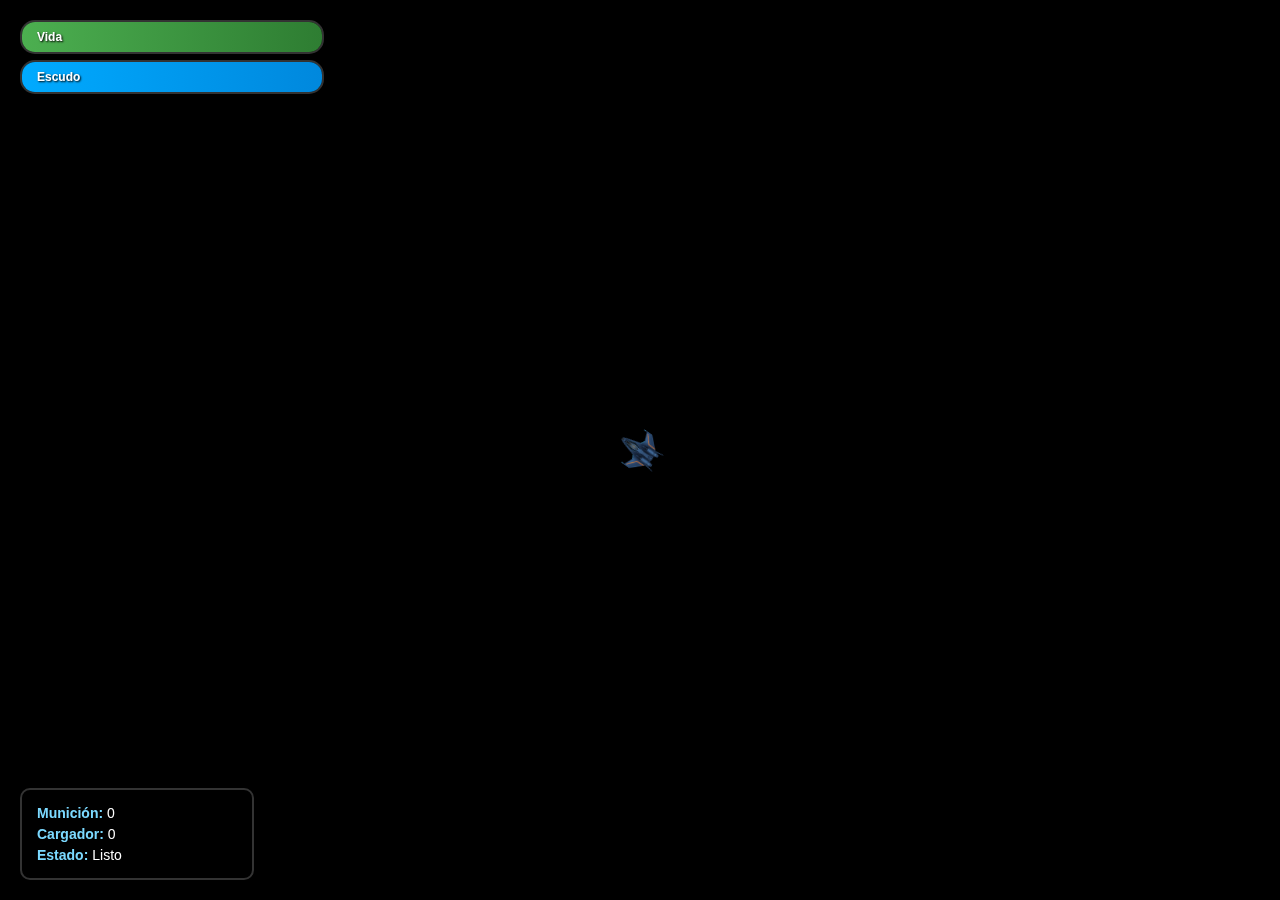
<file: proyectos/Juego/v1SD/Index.html>
<!DOCTYPE html>
<html lang="es">
<head>
    <meta charset="UTF-8">
    <meta name="viewport" content="width=device-width, initial-scale=1.0">
    <title>Juego 2D - Canvas + DIV</title>
    <link rel="stylesheet" href="Principal.css">
</head>
<body>
    <!-- Canvas para el fondo y arena -->
    <canvas id="Engien"></canvas>
    <!-- El DIV del jugador se crea dinámicamente en player.js -->
     <div id="arena" >
    <div id="player" >
       
    </div>
<div id="HUD">
    <div id="barra-vida" class="barra">
        <div class="barra-fill" id="vida-fill"></div>
        <span class="barra-label">Vida</span>
    </div>

    <div id="barra-escudo" class="barra">
        <div class="barra-fill" id="escudo-fill"></div>
        <span class="barra-label">Escudo</span>
    </div>

    <div id="arma-info">
        <div><strong>Munición:</strong> <span id="municion-actual">0</span></div>
        <div><strong>Cargador:</strong> <span id="capacidad-cargador">0</span></div>
        <div><strong>Estado:</strong> <span id="estado-arma">Listo</span></div>
    </div>
</div>



 </div>



    </div>



 


    <!-- Scripts en orden -->
     
     <script src="Data/Armas.js"></script>
    <script src="Data/Naves.js"></script>
    <script src="Data/player.js"></script>
 <script src="Data/system.js"></script>
    <!-- Main script (siempre el último) -->
    <script>
// --- MAIN ---

const canvas = document.getElementById("Engien");
const arenaDiv = document.getElementById("arena");

function resize() {
    canvas.width = innerWidth;
    canvas.height = innerHeight;
    arenaDiv.style.width = innerWidth + "px";
    arenaDiv.style.height = innerHeight + "px";
}

resize();
window.addEventListener("resize", resize);

// Variable global para el jugador
let player = null;

// Esperar a que todo cargue
window.onload = function() {
    console.log("DOM cargado completamente");
    
    // Crear jugador
    player = new Player(Naves, Armas);
    console.log("Jugador creado:", player);
    
    // Iniciar sistema de juego después de 1 segundo
    setTimeout(() => {
        iniciarSistemaJuego(player);
    }, 1000);
    
    // Bucle principal
    function gameLoop() {
        if (player) {
            player.update(innerWidth, innerHeight);
        }
        requestAnimationFrame(gameLoop);
    }
    
    gameLoop();
};
    </script>
</body>
</html>
</file>
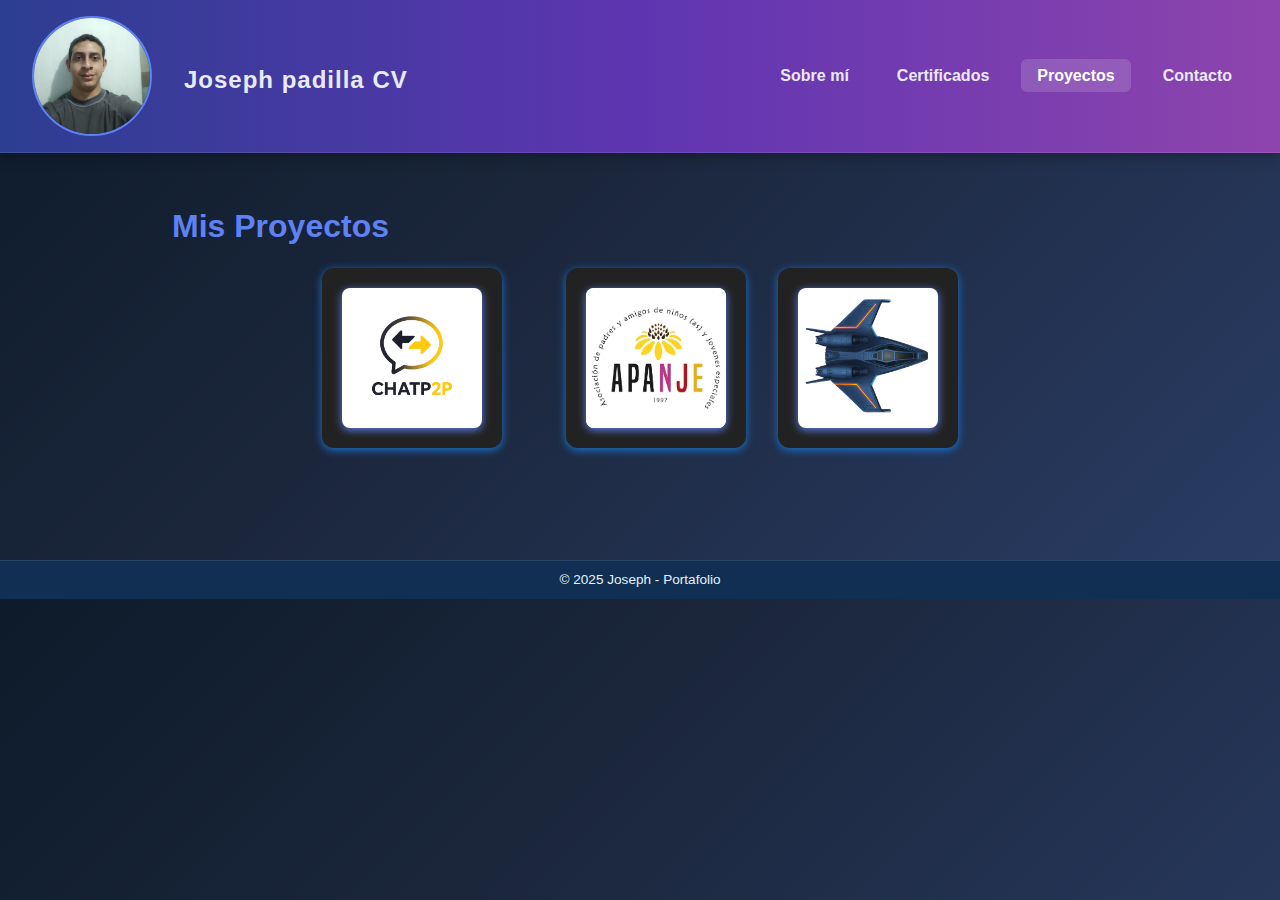
<file: proyectos.html>
<!DOCTYPE html>
<html lang="es">
<head>
  <style>
    .proyectos-lista {
      display: flex;
      flex-direction: row;
      gap: 2rem;
      flex-wrap: wrap;
      justify-content: center;
      align-items: flex-start;
    }
    .proyecto-card {
      transition: transform 0.18s, box-shadow 0.18s;
    }
    .proyecto-card:hover {
      transform: scale(1.07);
      box-shadow: 0 4px 16px #5e81f4;
    }
    @media (max-width: 600px) {
      .proyectos-lista {
        flex-direction: column;
        gap: 1rem;
        align-items: center;
      }
      .proyecto-card {
        width: 90vw !important;
        height: 160px !important;
      }
    }
  </style>
  <meta charset="UTF-8">
  <meta name="viewport" content="width=device-width, initial-scale=1.0">
  <title>Proyectos - Portafolio</title>
  <link rel="stylesheet" href="style.css">
  
  <header>
    <nav>
    <div style="display: flex; align-items: center; gap: 1rem;">
             <img src="Imagenes/mi.jpeg" alt="Mi imagen" class="imagen-portafolio">
        <div>
          <h1 class="titulo-nav"><a href="curriculum.pdf" class="boton boton-cv" download style="display:block; margin-top:0.5rem; width:max-content;">Joseph padilla CV</a></h1>
          
        </div>
      </div>
      <ul style="display:flex; gap:1rem; justify-content:flex-end; align-items:center; margin:0; padding:0; list-style:none;">
        <li><a href="index.html" >Sobre mí</a></li>
        <li><a href="certificados.html">Certificados</a></li>
        <li><a href="proyectos.html" class="activo">Proyectos</a></li>
        <li><a href="contactos.html">Contacto</a></li>
      </ul>
      
  </header>

 





  <main>
  <section class="mis-proyectos">
    <h2>Mis Proyectos</h2>
    <div class="proyectos-lista">
      <div class="proyecto-card" data-link="proyectos/CHATp2p/CHATPTP.html" style="cursor:pointer; background:#222; border-radius:12px; box-shadow:0 2px 8px #1976d2; padding:1rem; margin-bottom:1rem; width:180px; height:180px; display:flex; align-items:center; justify-content:center;">
        
        <img src="Imagenes/CHATIMG.png" alt="Proyecto P2P" style="max-width:140px; max-height:140px; border-radius:8px; box-shadow:0 2px 8px #5e81f4; background:#ffffff;">
      </div>
      <!--  -->
      <br>
<div class="proyecto-card" data-link="proyectos/APANJE/APAN.html" style="cursor:pointer; background:#222; border-radius:12px; box-shadow:0 2px 8px #1976d2; padding:1rem; margin-bottom:1rem; width:180px; height:180px; display:flex; align-items:center; justify-content:center;">
       
        <img src="Imagenes/logo.jpg" alt="Proyecto P2P" style="max-width:140px; max-height:140px; border-radius:8px; box-shadow:0 2px 8px #5e81f4; background:#ffffff;">
      </div>


      <div class="proyecto-card" data-link="proyectos/Juego/Notas.de parche.html" style="cursor:pointer; background:#222; border-radius:12px; box-shadow:0 2px 8px #1976d2; padding:1rem; margin-bottom:1rem; width:180px; height:180px; display:flex; align-items:center; justify-content:center;">
        
        <img src="proyectos/Juego/v1SD/Imagenes/viper/Viper.png" alt="Proyecto Calculadora" style="max-width:140px; max-height:140px; border-radius:8px; box-shadow:0 2px 8px #5e81f4; background:#ffffff;">


      
    </div>
  </section>

  

  <div id="popup-proyecto" class="popup-proyecto" style="display:none; position:fixed; top:0; left:0; width:100vw; height:100vh; background:rgba(20,20,40,0.85); z-index:1000; align-items:center; justify-content:center;">
    <div class="popup-content" style="position:relative; background:#222; border-radius:18px; box-shadow:0 8px 32px #1976d2; padding:1.5rem; max-width:95vw; max-height:90vh; display:flex; align-items:center; justify-content:center;">
  <span id="cerrar-popup" style="position:absolute;top:18px;right:38px;font-size:2.5rem;cursor:pointer;color:#fff;z-index:10;background:rgba(33,33,33,0.7);border-radius:50%;padding:0.2em 0.5em;">&times;</span>
      <iframe id="iframe-proyecto" src="" style="width:90vw;height:80vh;border-radius:12px;border:none;box-shadow:0 4px 18px #1976d2;"></iframe>
    </div>
  </div>


  <script>
    document.addEventListener("DOMContentLoaded", () => {
      const cards = document.querySelectorAll('.proyecto-card');
      const popup = document.getElementById('popup-proyecto');
      const iframe = document.getElementById('iframe-proyecto');
      const cerrar = document.getElementById('cerrar-popup');

      cards.forEach(card => {
        card.addEventListener('click', () => {
          const link = card.getAttribute('data-link');
          if (link) {
            iframe.src = link;
            popup.style.display = 'flex';
          }
        });
      });

      cerrar.addEventListener('click', () => {
        popup.style.display = 'none';
        iframe.src = '';
      });

      popup.addEventListener('click', (e) => {
        if (e.target === popup) {
          popup.style.display = 'none';
          iframe.src = '';
        }
      });
    });
  </script>
  <section class="mis-proyectos">
    

   

    

</section>


    
  </main>

  <footer>
    <p>© 2025 Joseph - Portafolio</p>
  </footer>
</body>
</html>
</file>
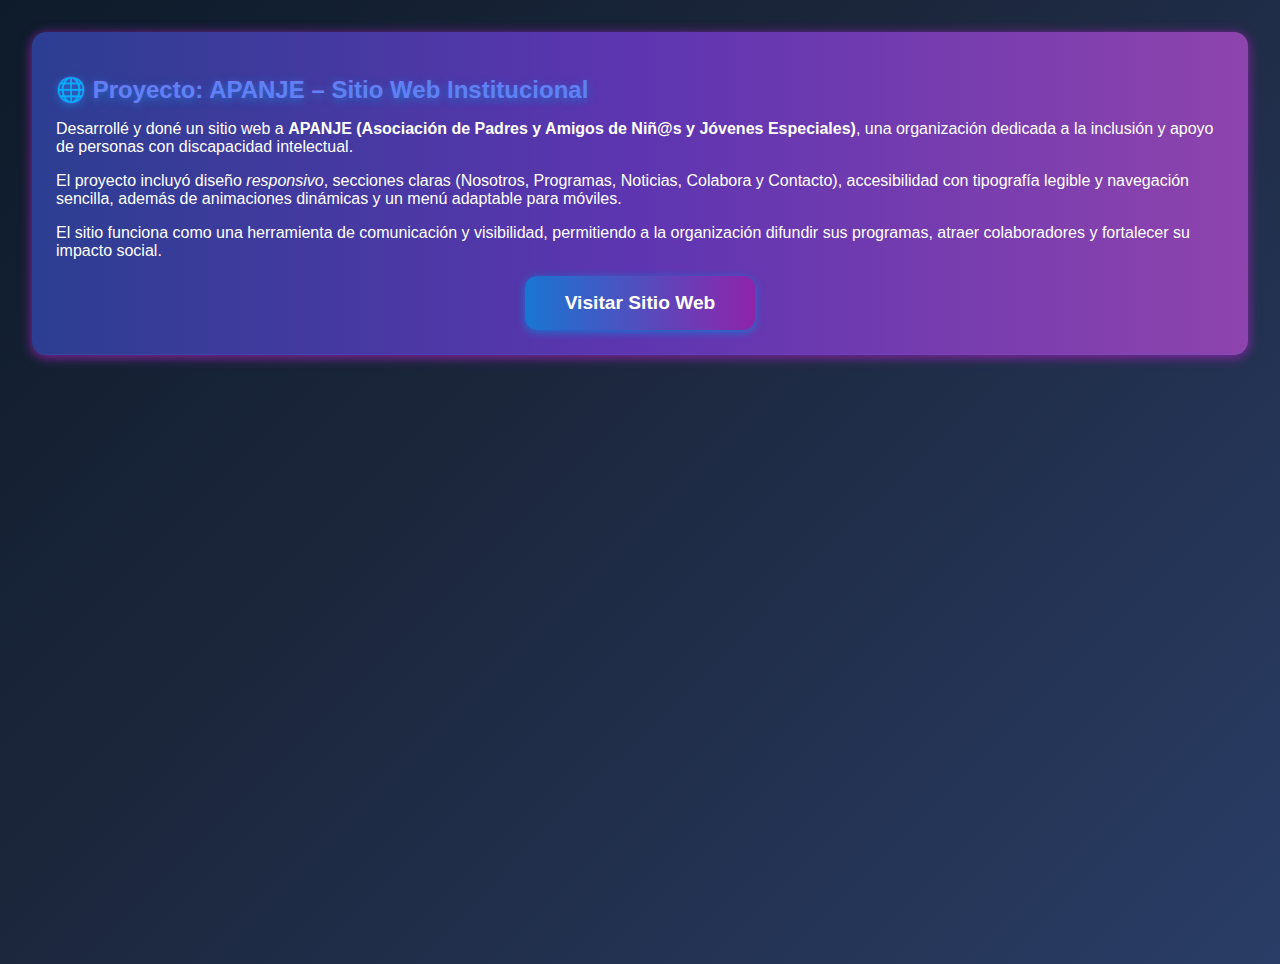
<file: proyectos/APANJE/APAN.html>
<!DOCTYPE html>
<html lang="es">
<head>
  <meta charset="UTF-8">
  <meta name="viewport" content="width=device-width, initial-scale=1.0">
  <title>Proyecto APANJE</title>
  <style>
    body {
      background: linear-gradient(135deg, #0d1b2a 0%, #1b263b 40%, #2a3d66 100%);
      color: #e8eaf6;
      font-family: 'Segoe UI', Arial, sans-serif;
      min-height: 100vh;
      margin: 0;
      padding: 2rem;
    }
    section {
      margin-bottom: 2.5rem;
      padding-bottom: 1.5rem;
      border-bottom: 1px solid rgba(94,129,244,0.12);
    }
    h2, h3 {
      color: #5e81f4;
      text-shadow: 0 2px 8px #1976d2, 0 0 2px #8e24aa;
      margin-bottom: 1rem;
    }
    .card-efecto {
      background: linear-gradient(90deg, #2c3e91 0%, #5e35b1 50%, #8e44ad 100%);
      color: #fff;
      border-radius: 14px;
      box-shadow: 0 2px 12px #8e24aa;
      padding: 1.5rem;
      margin-bottom: 2rem;
      transition: transform 0.2s, box-shadow 0.2s;
    }
    .card-efecto:hover {
      transform: scale(1.03);
      box-shadow: 0 8px 32px #5e81f4;
    }
    #probar {
      width: 100%;
      display: flex;
      justify-content: center;
    }
    .boton-probar {
      background: linear-gradient(90deg, #1976d2 0%, #8e24aa 100%);
      color: #fff;
      font-weight: bold;
      border-radius: 12px;
      text-decoration: none;
      font-size: 1.2rem;
      box-shadow: 0 2px 8px #1976d2;
      padding: 1rem 2.5rem;
      transition: transform 0.18s, box-shadow 0.18s, background 0.18s;
      display: inline-block;
      animation: pulse 1.5s infinite alternate;
    }
    .boton-probar:hover {
      transform: scale(1.07);
      box-shadow: 0 4px 16px #8e24aa;
      background: linear-gradient(90deg, #8e24aa 0%, #1976d2 100%);
    }
    @keyframes pulse {
      0% { box-shadow: 0 2px 8px #1976d2; }
      100% { box-shadow: 0 6px 24px #8e24aa; transform: scale(1.04); }
    }
    @media (max-width: 700px) {
      main {
        padding: 1rem 0.2rem;
      }
      .card-efecto {
        padding: 1rem;
      }
    }
  </style>
</head>
<body>

  <main>
    <section class="card-efecto">
      <h2>🌐 Proyecto: APANJE – Sitio Web Institucional</h2>
      <p>
        Desarrollé y doné un sitio web a <strong>APANJE (Asociación de Padres y Amigos de Niñ@s y Jóvenes Especiales)</strong>, 
        una organización dedicada a la inclusión y apoyo de personas con discapacidad intelectual.
      </p>
      <p>
        El proyecto incluyó diseño <em>responsivo</em>, secciones claras (Nosotros, Programas, Noticias, Colabora y Contacto), 
        accesibilidad con tipografía legible y navegación sencilla, además de animaciones dinámicas y 
        un menú adaptable para móviles. 
      </p>
      <p>
        El sitio funciona como una herramienta de comunicación y visibilidad, permitiendo a la organización 
        difundir sus programas, atraer colaboradores y fortalecer su impacto social.
      </p>
      <div id="probar">
        <a href="https://apanjeorg-dot.github.io/web" target="_blank" class="boton-probar">Visitar Sitio Web</a>
      </div>
    </section>
  </main>

</body>
</html>
</file>
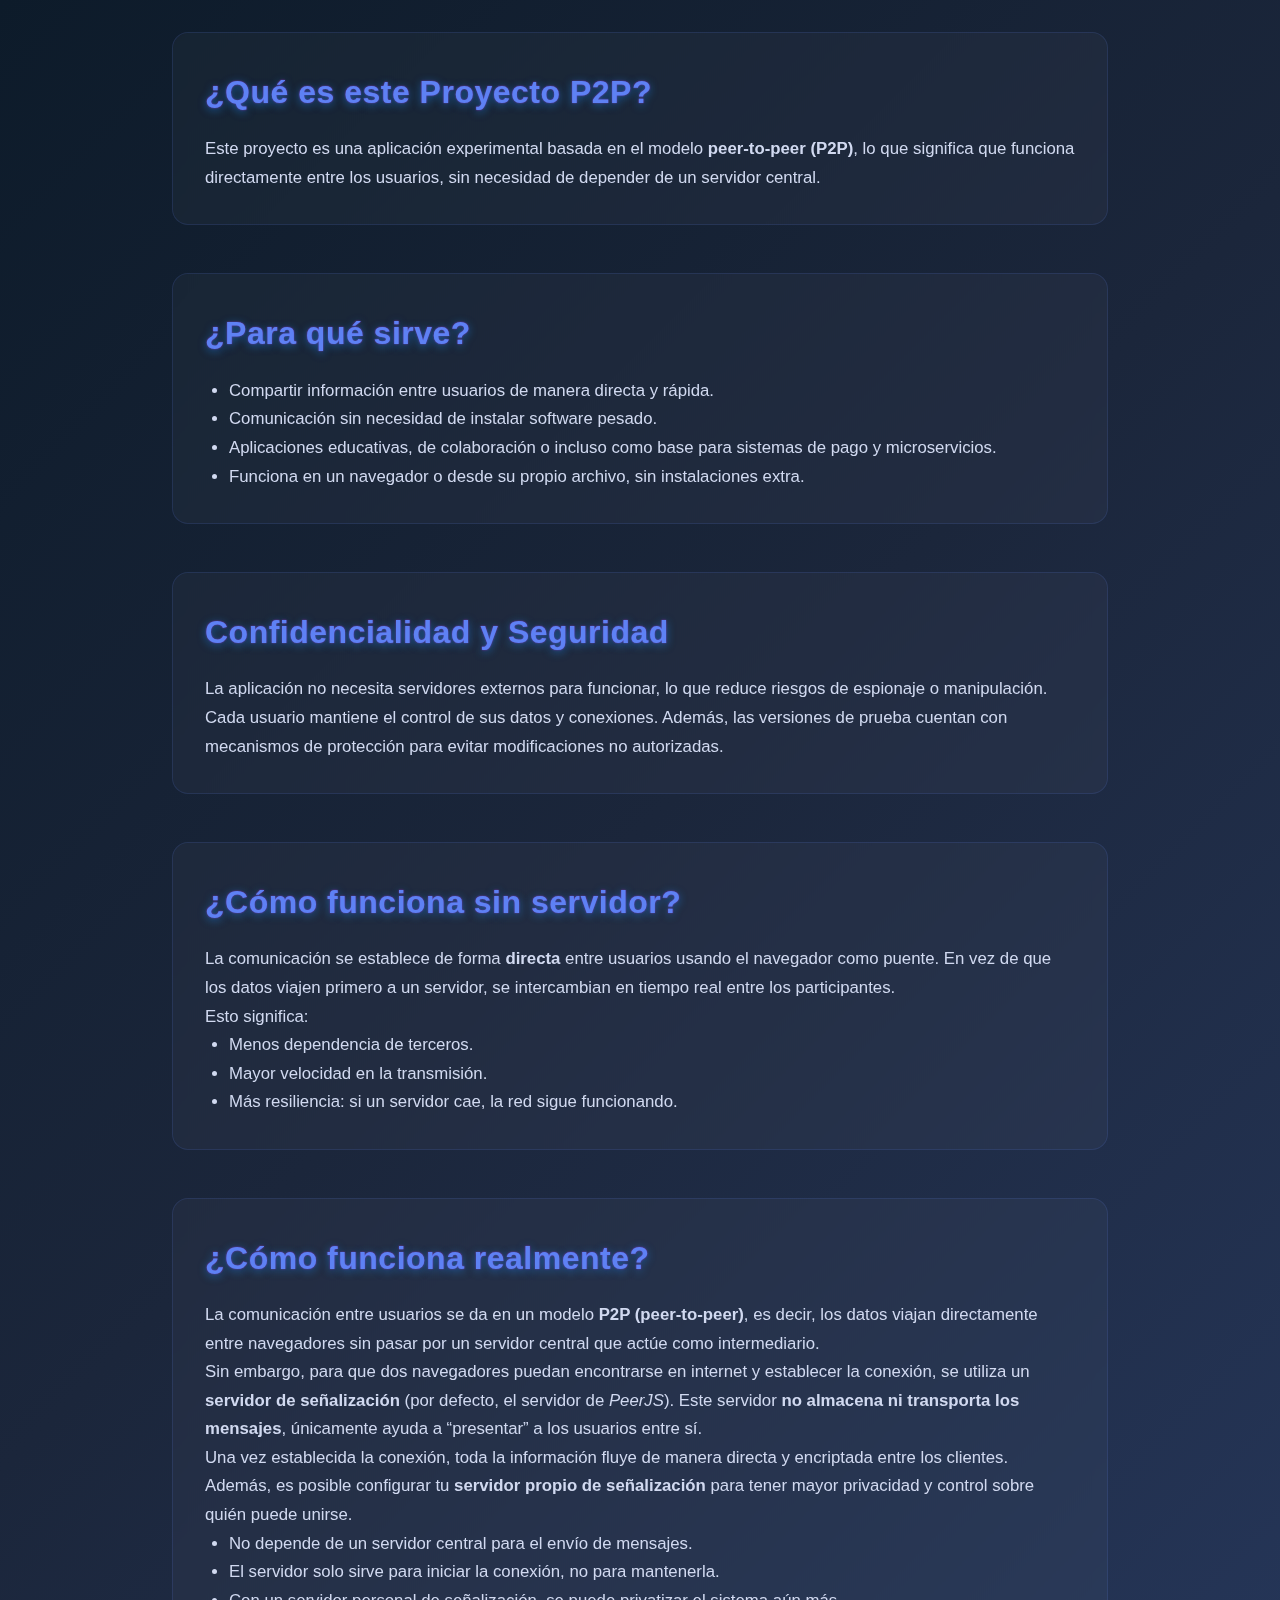
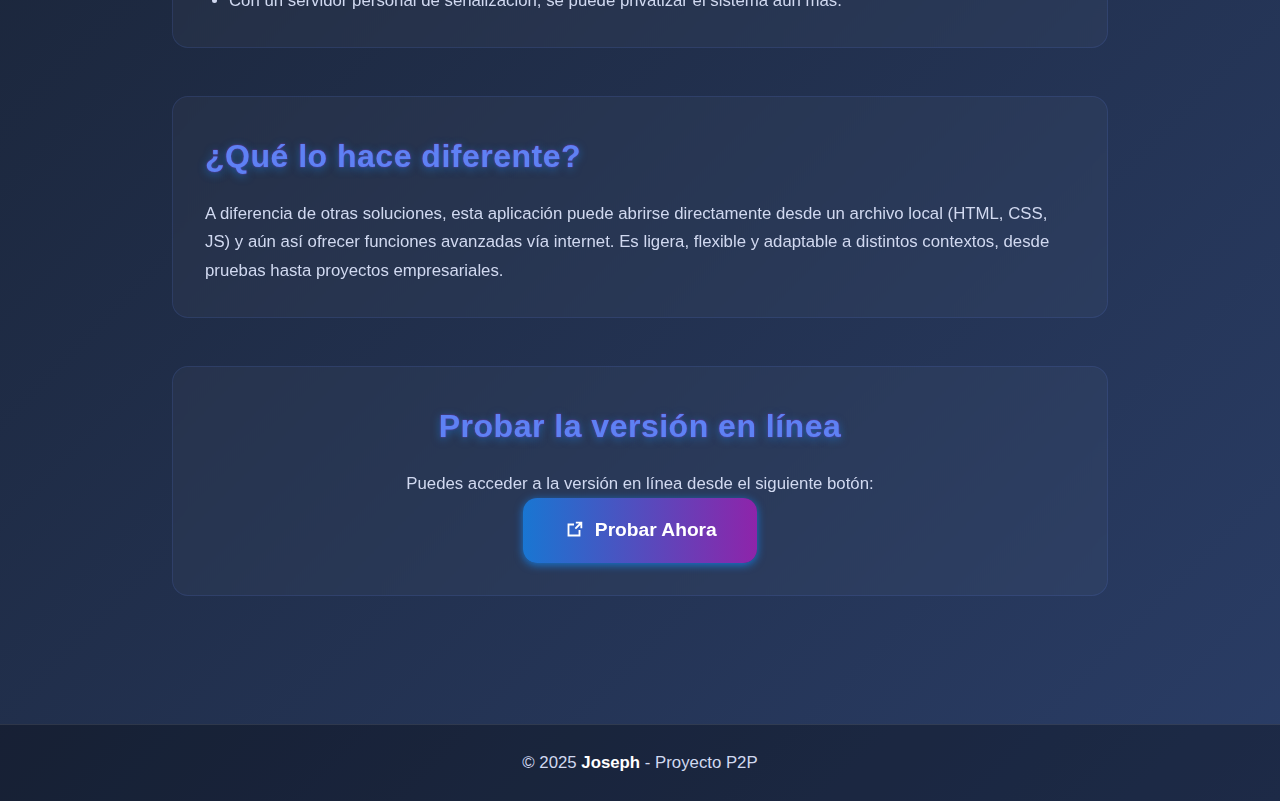
<file: proyectos/CHATp2p/CHATPTP.html>
<!DOCTYPE html>
<html lang="es">
<head>
  <meta charset="UTF-8">
  <meta name="viewport" content="width=device-width, initial-scale=1.0">
  <title>Demo Proyecto P2P</title>
  <link rel="stylesheet" href="../../style.css">
  <style>
    /* --- BASE --- */
    body {
      background: linear-gradient(135deg, #0d1b2a 0%, #1b263b 40%, #2a3d66 100%);
      color: #e8eaf6;
      font-family: 'Segoe UI', Arial, sans-serif;
      margin: 0;
      padding: 0;
      line-height: 1.7;
    }

    main {
      max-width: 1000px;
      margin: auto;
      padding: 2rem;
    }

    section {
      margin-bottom: 3rem;
      padding: 2rem;
      border-radius: 16px;
      background: rgba(255, 255, 255, 0.03);
      backdrop-filter: blur(6px);
      border: 1px solid rgba(94,129,244,0.15);
      transition: transform 0.25s, box-shadow 0.25s;
    }

    section:hover {
      transform: translateY(-4px);
      box-shadow: 0 8px 30px rgba(94,129,244,0.25);
    }

    /* --- TITULOS --- */
    h2, h3 {
      color: #5e81f4;
      text-shadow: 0 2px 8px rgba(25,118,210,0.7), 0 0 2px #8e24aa;
      margin-bottom: 1rem;
      letter-spacing: 0.5px;
    }

    p, li {
      font-size: 1.05rem;
      color: #d1d9f0;
    }

    ul {
      padding-left: 1.5rem;
    }

    /* --- VIDEO --- */
    .video-container {
      border-radius: 14px;
      overflow: hidden;
      box-shadow: 0 4px 20px rgba(25,118,210,0.6);
      margin-top: 1rem;
    }

    video {
      display: block;
      width: 100%;
      border-radius: 14px;
    }

    /* --- BOTON --- */
    #probar {
      width: 100%;
      display: flex;
      justify-content: center;
      margin-top: 1rem;
    }

    .boton-probar {
      background: linear-gradient(90deg, #1976d2 0%, #8e24aa 100%);
      color: #fff;
      font-weight: bold;
      border-radius: 14px;
      text-decoration: none;
      font-size: 1.2rem;
      padding: 1rem 2.5rem;
      box-shadow: 0 2px 8px #1976d2;
      transition: all 0.25s ease;
      display: inline-flex;
      align-items: center;
      gap: 0.6rem;
    }

    .boton-probar:hover {
      transform: scale(1.08) translateY(-2px);
      box-shadow: 0 6px 20px #8e24aa;
      background: linear-gradient(90deg, #8e24aa 0%, #1976d2 100%);
    }

    /* --- FOOTER --- */
    footer {
      text-align: center;
      padding: 1.5rem;
      background: rgba(0,0,0,0.3);
      color: #aaa;
      font-size: 0.9rem;
      border-top: 1px solid rgba(255,255,255,0.1);
      margin-top: 3rem;
    }

    footer strong {
      color: #fff;
    }

    /* --- RESPONSIVE --- */
    @media (max-width: 700px) {
      main {
        padding: 1rem;
      }
      section {
        padding: 1.2rem;
      }
      .boton-probar {
        font-size: 1rem;
        padding: 0.8rem 2rem;
      }
    }
  </style>
</head>
<body>

<main>
  <section id="intro">
    <h2>¿Qué es este Proyecto P2P?</h2>
    <p>
      Este proyecto es una aplicación experimental basada en el modelo <strong>peer-to-peer (P2P)</strong>,
      lo que significa que funciona directamente entre los usuarios, sin necesidad de depender de un servidor central.
    </p>
  </section>

  <section id="usos">
    <h2>¿Para qué sirve?</h2>
    <ul>
      <li>Compartir información entre usuarios de manera directa y rápida.</li>
      <li>Comunicación sin necesidad de instalar software pesado.</li>
      <li>Aplicaciones educativas, de colaboración o incluso como base para sistemas de pago y microservicios.</li>
      <li>Funciona en un navegador o desde su propio archivo, sin instalaciones extra.</li>
    </ul>
  </section>

  <section id="confidencialidad">
    <h2>Confidencialidad y Seguridad</h2>
    <p>
      La aplicación no necesita servidores externos para funcionar, lo que reduce riesgos de espionaje o manipulación.
      <br>
      Cada usuario mantiene el control de sus datos y conexiones.
      Además, las versiones de prueba cuentan con mecanismos de protección
      para evitar modificaciones no autorizadas.
    </p>
  </section>

  <section id="funcionamiento">
    <h2>¿Cómo funciona sin servidor?</h2>
    <p>
      La comunicación se establece de forma <strong>directa</strong> entre usuarios usando el navegador como puente.
      En vez de que los datos viajen primero a un servidor, se intercambian en tiempo real entre los participantes.
    </p>
    <p>
      Esto significa:
    </p>
    <ul>
      <li>Menos dependencia de terceros.</li>
      <li>Mayor velocidad en la transmisión.</li>
      <li>Más resiliencia: si un servidor cae, la red sigue funcionando.</li>
    </ul>
  </section>
    <section id="funcionamiento-real">
      <h2>¿Cómo funciona realmente?</h2>
      <p>
        La comunicación entre usuarios se da en un modelo <strong>P2P (peer-to-peer)</strong>, 
        es decir, los datos viajan directamente entre navegadores sin pasar por un servidor central 
        que actúe como intermediario.
      </p>

      <p>
        Sin embargo, para que dos navegadores puedan encontrarse en internet y establecer la conexión,
        se utiliza un <strong>servidor de señalización</strong> (por defecto, el servidor de <em>PeerJS</em>).  
        Este servidor <strong>no almacena ni transporta los mensajes</strong>, únicamente ayuda a 
        “presentar” a los usuarios entre sí.
      </p>

      <p>
        Una vez establecida la conexión, toda la información fluye de manera directa y encriptada entre los clientes.
        Además, es posible configurar tu <strong>servidor propio de señalización</strong> para tener mayor 
        privacidad y control sobre quién puede unirse.
      </p>

      <ul>
        <li>No depende de un servidor central para el envío de mensajes.</li>
        <li>El servidor solo sirve para iniciar la conexión, no para mantenerla.</li>
        <li>Con un servidor personal de señalización, se puede privatizar el sistema aún más.</li>
      </ul>
    </section>

  <section id="ventajas">
    <h2>¿Qué lo hace diferente?</h2>
    <p>
      A diferencia de otras soluciones, esta aplicación puede abrirse directamente desde un archivo local (HTML, CSS, JS) 
      y aún así ofrecer funciones avanzadas vía internet.  
      Es ligera, flexible y adaptable a distintos contextos, desde pruebas hasta proyectos empresariales.
    </p>
  </section>

 

  <section id="probar">
    <div style="text-align:center;">
      <h2>Probar la versión en línea</h2>
      <p>Puedes acceder a la versión en línea desde el siguiente botón:</p>
      <a href="demo.html" class="boton-probar" target="_blank">
        <svg xmlns="http://www.w3.org/2000/svg" width="22" height="22" fill="#fff" viewBox="0 0 24 24"><path d="M14 3v2h3.59l-4.83 4.83 1.41 1.41L19 6.41V10h2V3z"></path><path d="M5 5v14h14v-7h-2v5H7V7h5V5H5z"></path></svg>
        <span>Probar Ahora</span>
      </a>
    </div>
  </section>
</main>

<footer>
  <p>© 2025 <strong>Joseph</strong> - Proyecto P2P</p>
</footer>

</body>
</html>
</file>
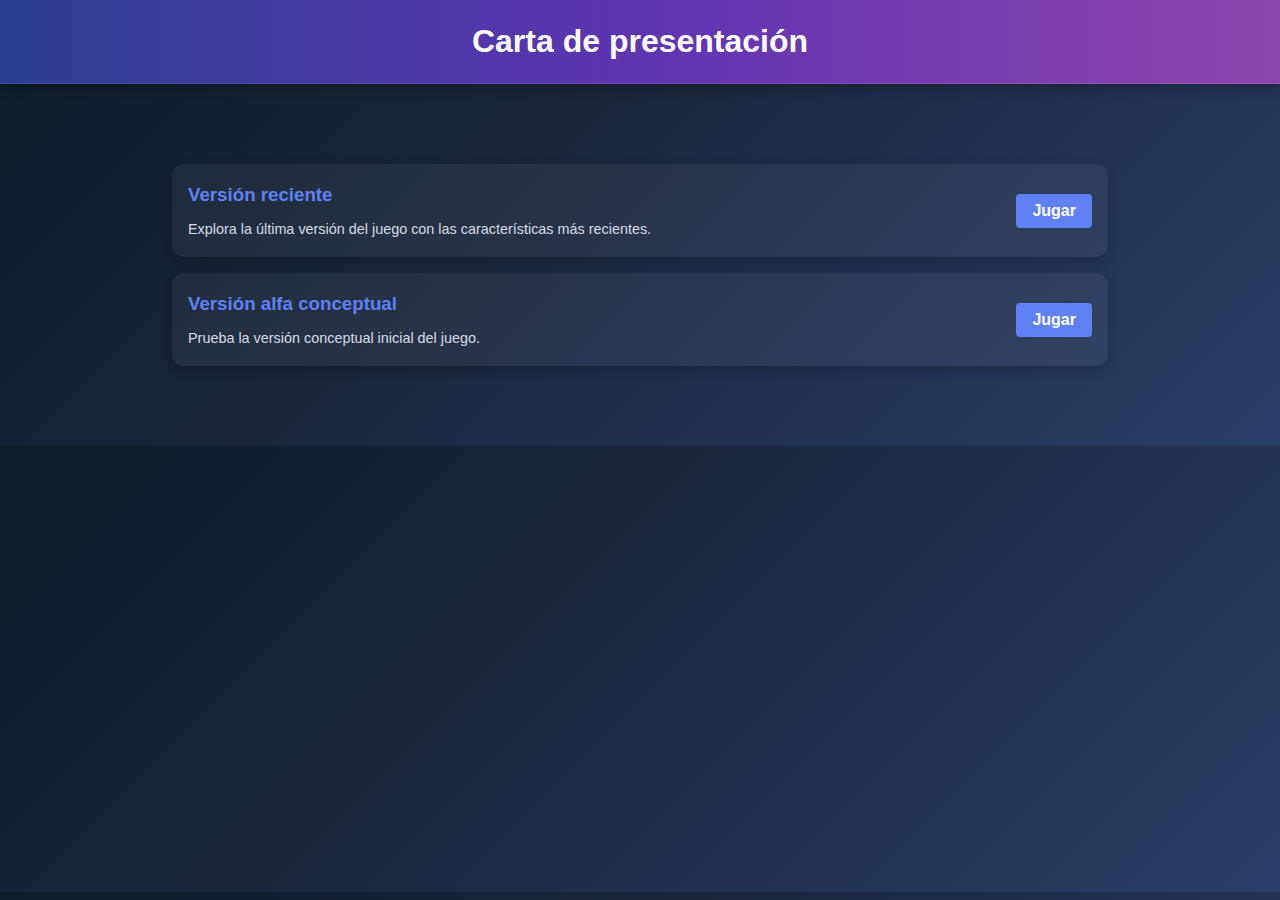
<file: proyectos/Juego/Notas.de parche.html>
<!DOCTYPE html>
<html lang="es">
<head>
    <meta charset="UTF-8">
    <meta name="viewport" content="width=device-width, initial-scale=1.0">
    <title>Carta de presentación</title>
    <link rel="stylesheet" href="../../style.css">
    <style>
        body {
            font-family: Arial, sans-serif;
            margin: 0;
            padding: 0;
            background-color: #f4f4f9;
        }

        header {
            background-color: #333;
            color: #fff;
            padding: 1rem;
            text-align: center;
        }

        .version-list {
            list-style: none;
            padding: 0;
            margin: 2rem auto;
            width: 100%;
        }

        .version-item {
            display: flex;
            justify-content: space-between;
            align-items: center;
            background: rgba(255, 255, 255, 0.05);
            border-radius: 12px;
            padding: 1rem;
            margin-bottom: 1rem;
            box-shadow: 0 4px 12px rgba(0, 0, 0, 0.2);
            transition: transform 0.3s ease, box-shadow 0.3s ease;
            width: 100%;
        }

        .version-item:hover {
            transform: translateY(-4px);
            box-shadow: 0 8px 20px rgba(0, 0, 0, 0.3);
        }

        .version-info {
            flex: 1;
            margin-right: 1rem;
        }

        .version-info h3 {
            margin: 0;
            color: var(--color-acento);
        }

        .version-info p {
            margin: 0.5rem 0 0;
            font-size: 0.9rem;
            color: var(--color-texto);
            opacity: 0.9;
        }

        .play-button {
            background-color: var(--color-acento);
            color: white;
            border: none;
            padding: 0.5rem 1rem;
            border-radius: 4px;
            cursor: pointer;
            font-size: 1rem;
            transition: background 0.3s ease;
        }

        .play-button:hover {
            background-color: #3d5afe;
        }
    </style>
</head>
<body>
    <header>
        <h1>Carta de presentación</h1>
    </header>

    <main>
        <ul class="version-list">
            <!-- Elemento de lista para la versión más reciente -->
            <li class="version-item">
                <div class="version-info">
                    <h3>Versión reciente</h3>
                    <p>Explora la última versión del juego con las características más recientes.</p>
                </div>
                <button class="play-button" onclick="window.open('./v1SD/Index.html', '_blank')">Jugar</button>
            </li>

            <!-- Elemento de lista para una versión anterior -->
            <li class="version-item">
                <div class="version-info">
                    <h3>Versión alfa conceptual</h3>
                    <p>Prueba la versión conceptual inicial del juego.</p>
                </div>
                <button class="play-button" onclick="window.open('./alfa-conseptual-primitiva/MEX.html', '_blank')">Jugar</button>
            </li>

           
        </ul>
    </main>
</body>
</html>
</file>
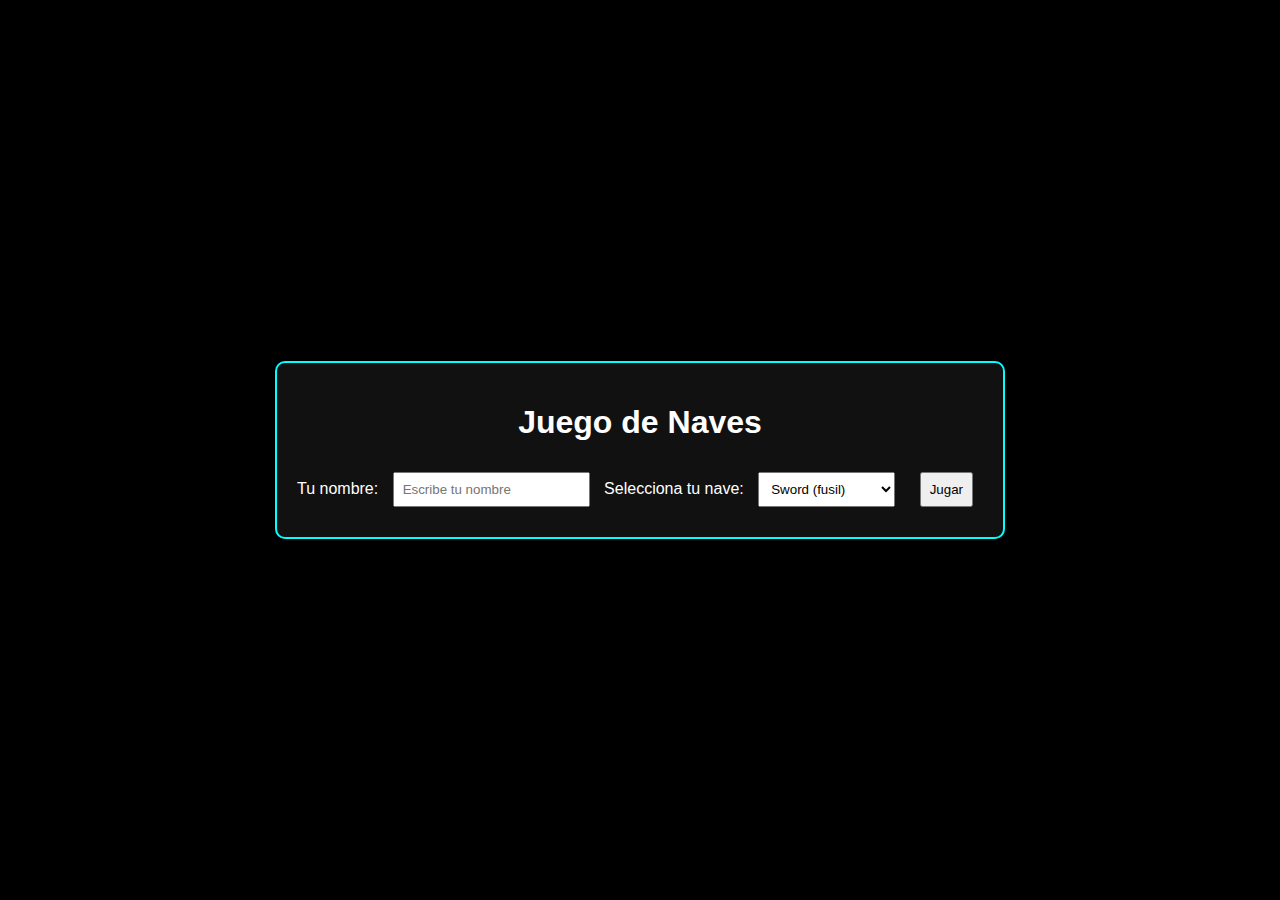
<file: proyectos/RESIVO/MEX.html>
<!DOCTYPE html>
<html lang="es">
<head>
  <meta charset="UTF-8">
  <title>Juego de Naves P2P</title>
  <link rel="stylesheet" href="style.css">
</head>
<body>
  <!-- Menú inicial -->
  <div id="menu">
    <h1>Juego de Naves</h1>
    <label>Tu nombre:</label>
    <input type="text" id="playerName" placeholder="Escribe tu nombre">

    <label>Selecciona tu nave:</label>
    <select id="shipSelect">
      <option value="sword">Sword (fusil)</option>
      <option value="lanza">Lanza (sniper)</option>
      <option value="daga">Daga (subfusil)</option>
      <option value="neon">Neon (escopeta)</option>
      <option value="plata">Plata (cañón)</option>
      <option value="cristal">Cristal (láser)</option>
    </select>

    <button id="startBtn">Jugar</button>
  </div>

  <!-- Juego -->
  <canvas id="gameCanvas" width="800" height="600" style="display:none;"></canvas>

  <script src="game.js"></script>
</body>
</html>
</file>
<file: proyectos/Juego/v1SD/Principal.css>
body {
    margin: 0;
    overflow: hidden;
    background: #000;
}

#Engien {
    position: absolute;
    inset: 0;
    z-index: 0;
}

#arena {
    position: absolute;
    inset: 0;
    overflow: hidden;
}

#player {
    position: absolute;
    background-size: cover;
    transform-origin: center;
}

#arma {
    background-size: cover;
    transform-origin: center;
}
/* --- HUD general --- */
#HUD {
    position: fixed;
    top: 15px;
    left: 15px;
    color: #fff;
    font-family: Arial, sans-serif;
    font-size: 14px;
    z-index: 9999;
    pointer-events: none;
}

/* --- Barras (vida y escudo) --- */
.barra {
    width: 180px;
    height: 20px;
    background: rgba(255, 255, 255, 0.15);
    border-radius: 4px;
    margin-bottom: 8px;
    position: relative;
    overflow: hidden;
}

.barra-fill {
    height: 100%;
    width: 100%;
    background: linear-gradient(90deg, #00ff66, #00cc55);
    transition: width 0.15s linear;
}

#barra-escudo .barra-fill {
    background: linear-gradient(90deg, #00aaff, #0088dd);
}

.barra-label {
    position: absolute;
    top: 2px;
    left: 5px;
    font-size: 12px;
    text-shadow: 0 0 3px #000;
}

/* --- Información del arma --- */
#arma-info {
    margin-top: 10px;
    background: rgba(255, 255, 255, 0.08);
    padding: 8px 10px;
    width: 180px;
    border-radius: 4px;
}

#arma-info div {
    margin-bottom: 4px;
}

#arma-info strong {
    color: #7bd9ff;
}
/* Estilos para enemigos y efectos */
/* Estilos para enemigos */
/* Estilos para enemigos */
/* Enemigos - Barra de vida FIJA */
.enemigo-container {
    position: absolute;
    transform-origin: center;
}

.enemigo-imagen {
    position: relative;
    transform-origin: center;
    transition: transform 0.1s ease, filter 0.1s ease;
}

/* Barra de vida FIJA que no rota */
.barra-vida-enemigo {
    position: absolute;
    transform: translateX(-50%) !important; /* Importante para fijar */
    transform-origin: center !important;
    transition: none !important;
}


/* Balas y enemigos NO tienen wrap */

/* Efecto de daño */
@keyframes efectoDaño {
    0%, 100% { opacity: 1; filter: brightness(1); }
    50% { opacity: 0.7; filter: brightness(1.5); }
}

.dañado {
    animation: efectoDaño 0.2s ease;
}

/* Efectos de daño */
@keyframes parpadeoRojo {
    0%, 100% { filter: brightness(1) saturate(1); }
    50% { filter: brightness(2) saturate(2); }
}

.daño-recibido {
    animation: parpadeoRojo 0.3s ease;
}

/* Estilos para barras de vida de enemigos */
.barra-vida-enemigo {
    position: absolute;
    bottom: -5px;
    left: 50%;
    transform: translateX(-50%);
    width: 40px;
    height: 4px;
    background: #333;
    border-radius: 2px;
    overflow: hidden;
}

.barra-vida-enemigo-fill {
    height: 100%;
    background: #4CAF50;
    transition: width 0.3s ease;
}

/* Estilos para el HUD actualizados */
#HUD {
    position: fixed;
    top: 0;
    left: 0;
    right: 0;
    bottom: 0;
    pointer-events: none;
    z-index: 1000;
}

.barra {
    position: fixed;
    left: 20px;
    width: 300px;
    height: 30px;
    background: rgba(0, 0, 0, 0.7);
    border: 2px solid #333;
    border-radius: 15px;
    overflow: hidden;
    pointer-events: none;
}

#barra-vida {
    top: 20px;
}

#barra-escudo {
    top: 60px;
}

.barra-fill {
    height: 100%;
    transition: width 0.3s ease;
}

#vida-fill {
    background: linear-gradient(to right, #4CAF50, #2E7D32);
    width: 100%;
}

#escudo-fill {
    background: linear-gradient(to right, #2196F3, #0D47A1);
    width: 100%;
}

.barra-label {
    position: absolute;
    top: 50%;
    left: 15px;
    transform: translateY(-50%);
    color: white;
    font-weight: bold;
    font-family: Arial, sans-serif;
    text-shadow: 1px 1px 2px black;
    z-index: 1;
}

#arma-info {
    position: fixed;
    bottom: 20px;
    left: 20px;
    background: rgba(0, 0, 0, 0.7);
    border: 2px solid #333;
    border-radius: 10px;
    padding: 15px;
    color: white;
    font-family: Arial, sans-serif;
    min-width: 200px;
    pointer-events: none;
}

#arma-info div {
    margin-bottom: 5px;
}

#arma-info div:last-child {
    margin-bottom: 0;
}
/* Asegurar que las balas sean visibles */
.bala {
    position: absolute !important;
    z-index: 5 !important;
    pointer-events: none !important;
}

/* Enemigos */
.enemigo-container {
    position: absolute;
    z-index: 10;
}

.enemigo-imagen {
    position: relative;
    z-index: 9;
}

/* Barra de vida FIJA */
.barra-vida-enemigo {
    position: absolute !important;
    transform: translateX(-50%) !important;
    transform-origin: center !important;
    transition: none !important;
    z-index: 11 !important;
}

/* Efecto de colisión */
@keyframes efectoColision {
    0%, 100% { opacity: 1; }
    50% { opacity: 0.5; }
}

.colisionando {
    animation: efectoColision 0.2s ease;
}
/* Enemigos Kamikaze */
.enemigo-kamikaze {
    position: absolute;
    animation: pulsacionKamikaze 2s infinite;
}

@keyframes pulsacionKamikaze {
    0%, 100% { transform: translate(-50%, -50%) scale(1); }
    50% { transform: translate(-50%, -50%) scale(1.05); }
}

.enemigo-imagen-kamikaze {
    filter: hue-rotate(300deg) brightness(1.2);
    transition: filter 0.2s ease, transform 0.1s ease;
}

/* Barra de vida kamikaze */
.barra-vida-enemigo {
    position: absolute;
    top: -15px !important;
    left: 50% !important;
    transform: translateX(-50%) !important;
    transform-origin: center !important;
    z-index: 11 !important;
}

/* Efecto de explosión kamikaze */
@keyframes explosion {
    0% { transform: scale(1); opacity: 1; }
    100% { transform: scale(3); opacity: 0; }
}

.explosion {
    animation: explosion 0.5s ease-out forwards;
    position: absolute;
    background: radial-gradient(circle, #FF4444, #FF8800, transparent);
    border-radius: 50%;
    pointer-events: none;
    z-index: 20;
}

/* Efecto de daño al jugador */
@keyframes dañoJugador {
    0%, 100% { border: 0 solid transparent; }
    50% { border: 3px solid rgba(255, 68, 68, 0.8); }
}

#player.dañado {
    animation: dañoJugador 0.3s ease;
}

/* Contador de regeneración de escudo */
#regeneracion-escudo {
    position: fixed;
    bottom: 100px;
    left: 20px;
    color: #2196F3;
    font-family: Arial, sans-serif;
    font-size: 14px;
    background: rgba(0, 0, 0, 0.7);
    padding: 5px 10px;
    border-radius: 5px;
    display: none;
    z-index: 1000;
}
</file>
<file: style.css>
/* --- RESPONSIVE GLOBAL --- */
@media (max-width: 1200px) {
  .certificados-galeria {
    max-width: 98vw;
    padding-left: 1vw;
    padding-right: 1vw;
  }
}

@media (max-width: 900px) {
  .certificados-galeria {
    grid-template-columns: 1fr;
    gap: 1.2rem;
  }
  .certificado-rect {
    max-width: 98vw;
    aspect-ratio: 21/9;
  }
  nav ul {
    flex-direction: column;
    gap: 0.5rem;
    align-items: flex-start;
  }
}

@media (max-width: 600px) {
  body {
    font-size: 0.95rem;
  }
  header {
    padding: 0.5rem 0.5rem;
  }
  .certificados-galeria {
    grid-template-columns: 1fr;
    gap: 1rem;
    padding: 0.5rem 0.1rem;
  }
  .certificado-rect {
    min-width: 98vw;
    max-width: 99vw;
    height: 140px;
    border-radius: 10px;
  }
  .img-cert {
    border-radius: 10px;
  }
  h1, h2, h3 {
    font-size: 1.1rem;
  }
}
.certificados-galeria {
  display: flex;
  gap: 2.5rem;
  flex-wrap: wrap;
  justify-content: center;
  margin: 2.5rem 0;
}
.certificado-rect {
  position: relative;
  width: 400px;
  height: 250px;
  border-radius: 18px;
  overflow: hidden;
  box-shadow: 0 4px 18px rgba(33,150,243,0.14);
  cursor: pointer;
  background: #222;
  transition: transform 0.2s, box-shadow 0.2s;
  display: flex;
  align-items: center;
  justify-content: center;
}
.certificado-rect:hover {
  transform: scale(1.04);
  box-shadow: 0 8px 32px rgba(33,150,243,0.22);
}
.img-cert {
  width: 100%;
  height: 100%;
  object-fit: cover;
  display: block;
}
.overlay-cert {
  position: absolute;
  left: 0;
  top: 0;
  width: 100%;
  height: 100%;
  background: rgba(20, 20, 40, 0.7);
  display: flex;
  align-items: center;
  justify-content: center;
  opacity: 0;
  transition: opacity 0.3s;
}
.certificado-rect:hover .overlay-cert {
  opacity: 1;
}
.frase-cert {
  color: var(--color-acento);
  font-size: 2rem;
  font-weight: 900;
  letter-spacing: 2px;
  text-shadow: 0 2px 8px #1976d2, 0 0 2px #8e24aa;
  background: none;
  padding: 0.7rem 2rem;
  border-radius: 0;
  box-shadow: none;
}


/* Colores base */
:root {
  --color-fondo: linear-gradient(135deg, #0d1b2a 0%, #1b263b 40%, #2a3d66 100%);
  --color-gradiente: linear-gradient(90deg, #2c3e91 0%, #5e35b1 50%, #8e44ad 100%);
  --color-texto: #e8eaf6;
  --color-acento: #5e81f4; /* Azul violáceo */
  --color-hover: rgba(255, 255, 255, 0.15);
  --color-cta-bg: linear-gradient(90deg, #1976d2 0%, #8e24aa 100%);
  --color-cta-texto: #fff;
  --color-cta-boton: #fff;
  --color-cta-boton-hover: #1976d2;
}

/* Reset general */
* {
  margin: 0;
  padding: 0;
  box-sizing: border-box;
}

/* Body */
body {
  font-family: "Segoe UI", Arial, sans-serif;
  background: var(--color-fondo);
  color: var(--color-texto);
  line-height: 1.6;
}

/* Navegación */
header {
  background: var(--color-gradiente);
  padding: 1rem 2rem;
  box-shadow: 0 4px 12px rgba(0,0,0,0.25);
  position: sticky;
  top: 0;
  z-index: 10;
  border-bottom: 1px solid rgba(255,255,255,0.1);
}

nav {
  display: flex;
  justify-content: space-between;
  align-items: center;
}

nav h1 {
  font-size: 1.5rem;
  font-weight: 700;
  letter-spacing: 1px;
}

nav ul {
  list-style: none;
  display: flex;
  gap: 1.2rem;
}

nav a {
  text-decoration: none;
  color: var(--color-texto);
  padding: 0.5rem 1rem;
  border-radius: 6px;
  font-weight: 600;
  transition: all 0.3s ease;
}

nav a:hover, nav a.activo {
  background: var(--color-hover);
  color: #fff;
}

/* Main */
main {
  padding: 3rem 2rem;
  max-width: 1000px;
  margin: auto;
}

/* Encabezados */
h2 {
  color: var(--color-acento);
  font-size: 2rem;
  margin-bottom: 1rem;
}

/* CTA */
.cta {
  background: var(--color-cta-bg);
  padding: 2rem 1rem;
  border-radius: 16px;
  text-align: center;
  margin: 3rem 0;
  box-shadow: 0 6px 24px rgba(33,150,243,0.12);
  transition: transform 0.3s ease;
}

.cta:hover {
  transform: translateY(-4px);
}

.cta h3 {
  color: var(--color-cta-texto);
  font-size: 1.6rem;
  margin-bottom: 1.5rem;
}

.cta .boton {
  background: var(--color-cta-boton);
  color: #1976d2;
  font-weight: bold;
  border: none;
  border-radius: 8px;
  padding: 0.9rem 2rem;
  margin: 0.5rem;
  box-shadow: 0 3px 12px rgba(33,150,243,0.1);
  transition: all 0.3s ease;
  text-decoration: none;
  display: inline-block;
}

.cta .boton:hover {
  background: var(--color-cta-boton-hover);
  color: #fff;
}

/* Footer */
footer {
  text-align: center;
  padding: 0.5rem 0;
  background: #112f52;
  color: #e3f2fd;
  font-size: 0.85rem;
  border-top: 1px solid rgba(255,255,255,0.1);
  margin-top: 3rem;
}

/* Formulario */
form {
  display: flex;
  flex-direction: column;
  gap: 1rem;
  max-width: 450px;
  margin-top: 2rem;
}

input, textarea, button {
  padding: 0.9rem;
  border-radius: 6px;
  font-size: 1rem;
  outline: none;
}

input, textarea {
  background: #1b263b;
  color: var(--color-texto);
  border: 1px solid rgba(255,255,255,0.1);
  transition: border 0.3s, box-shadow 0.3s;
}

input:focus, textarea:focus {
  border: 1px solid var(--color-acento);
  box-shadow: 0 0 6px rgba(94, 129, 244, 0.5);
}

button {
  background: var(--color-acento);
  color: white;
  font-weight: 600;
  cursor: pointer;
  transition: background 0.3s ease, transform 0.2s;
}

button:hover {
  background: #3d5afe;
  transform: translateY(-2px);
}

/* Imagen de perfil/portafolio */
.imagen-portafolio {
  width: 120px;
  height: 120px;
  border-radius: 50%;
  object-fit: cover;
  border: 2px solid var(--color-acento);
  transition: transform 0.3s ease, box-shadow 0.3s;
}

.imagen-portafolio:hover {
  transform: scale(1.05);
  box-shadow: 0 6px 20px rgba(94,129,244,0.4);
}

/* Contenedor de imagen + CV */
.perfil-cv {
  display: flex;
  align-items: center;
  gap: 1.5rem;
  padding: 1rem 0;
}

/* Imagen de perfil */
.perfil-cv .imagen-portafolio {
  width: 120px;
  height: 120px;
  border-radius: 50%;
  object-fit: cover;
  border: 2px solid var(--color-acento);
  transition: transform 0.3s ease, box-shadow 0.3s ease;
}

.perfil-cv .imagen-portafolio:hover {
  transform: scale(1.05);
  box-shadow: 0 6px 20px rgba(94,129,244,0.4);
}

/* Botón de CV dentro del bloque */
.perfil-cv .boton-cv {
  display: inline-block;
  margin-top: 0.5rem;
  width: max-content;
  background: linear-gradient(90deg, #5e81f4 0%, #8e44ad 100%);
  color: #fff;
  font-weight: 600;
  padding: 0.7rem 1.6rem;
  border-radius: 8px;
  border: none;
  box-shadow: 0 4px 12px rgba(94,129,244,0.25);
  text-decoration: none;
  transition: all 0.3s ease;
}

.perfil-cv .boton-cv:hover {
  background: linear-gradient(90deg, #8e44ad 0%, #5e81f4 100%);
  box-shadow: 0 6px 18px rgba(94,129,244,0.35);
  transform: translateY(-2px);
  color: #e8eaf6;
}

/* Título opcional junto al botón */
.perfil-cv h1 {
  font-size: 1.5rem;
  color: var(--color-texto);
  margin: 0;
  font-weight: 700;
}

/* Estilos para el pop-up */
.popup-container {
  display: none;
  position: fixed;
  top: 0;
  left: 0;
  width: 100vw;
  height: 100vh;
  background-color: rgba(0, 0, 0, 0.8);
  justify-content: center;
  align-items: center;
  z-index: 9999;
}

.popup-content {
  position: relative;
  max-width: 90%;
  max-height: 90%;
  display: flex;
  justify-content: center;
  align-items: center;
}

.popup-img {
  max-width: 100%;
  max-height: 100%;
  border-radius: 10px;
  box-shadow: 0 4px 16px rgba(0, 0, 0, 0.3);
}

/* Grid de proyectos */
.grid-proyectos {
  display: grid;
  grid-template-columns: repeat(auto-fit, minmax(280px, 1fr));
  gap: 2rem;
  margin-top: 2rem;
}

/* Tarjetas */
.card-proyecto {
  background: rgba(255, 255, 255, 0.05);
  border-radius: 12px;
  padding: 1rem;
  text-align: center;
  box-shadow: 0 4px 12px rgba(0,0,0,0.2);
  transition: transform 0.3s ease, box-shadow 0.3s ease;
}

.card-proyecto:hover {
  transform: translateY(-6px);
  box-shadow: 0 8px 20px rgba(0,0,0,0.3);
}

.card-proyecto img {
  width: 100%;
  border-radius: 10px;
  margin-bottom: 1rem;
}

.card-proyecto h3 {
  margin: 0.5rem 0;
  color: var(--color-acento);
}

.card-proyecto p {
  font-size: 0.9rem;
  color: var(--color-texto);
  opacity: 0.9;
}
</file>
<file: proyectos/RESIVO/style.css>
body {
  margin: 0;
  background: #000;
  display: flex;
  justify-content: center;
  align-items: center;
  height: 100vh;
  color: white;
  font-family: sans-serif;
  flex-direction: column;
}

#menu {
  background: #111;
  padding: 20px;
  border: 2px solid #0ff;
  border-radius: 10px;
  text-align: center;
}

#menu input, #menu select, #menu button {
  margin: 10px;
  padding: 8px;
}

canvas {
  border: 2px solid #00f;
  background: #111;
}
canvas {
  border: 2px solid #00f;
  background: #111;
  width: 100vw;
  height: 100vh;
  display: block;
}
</file>
